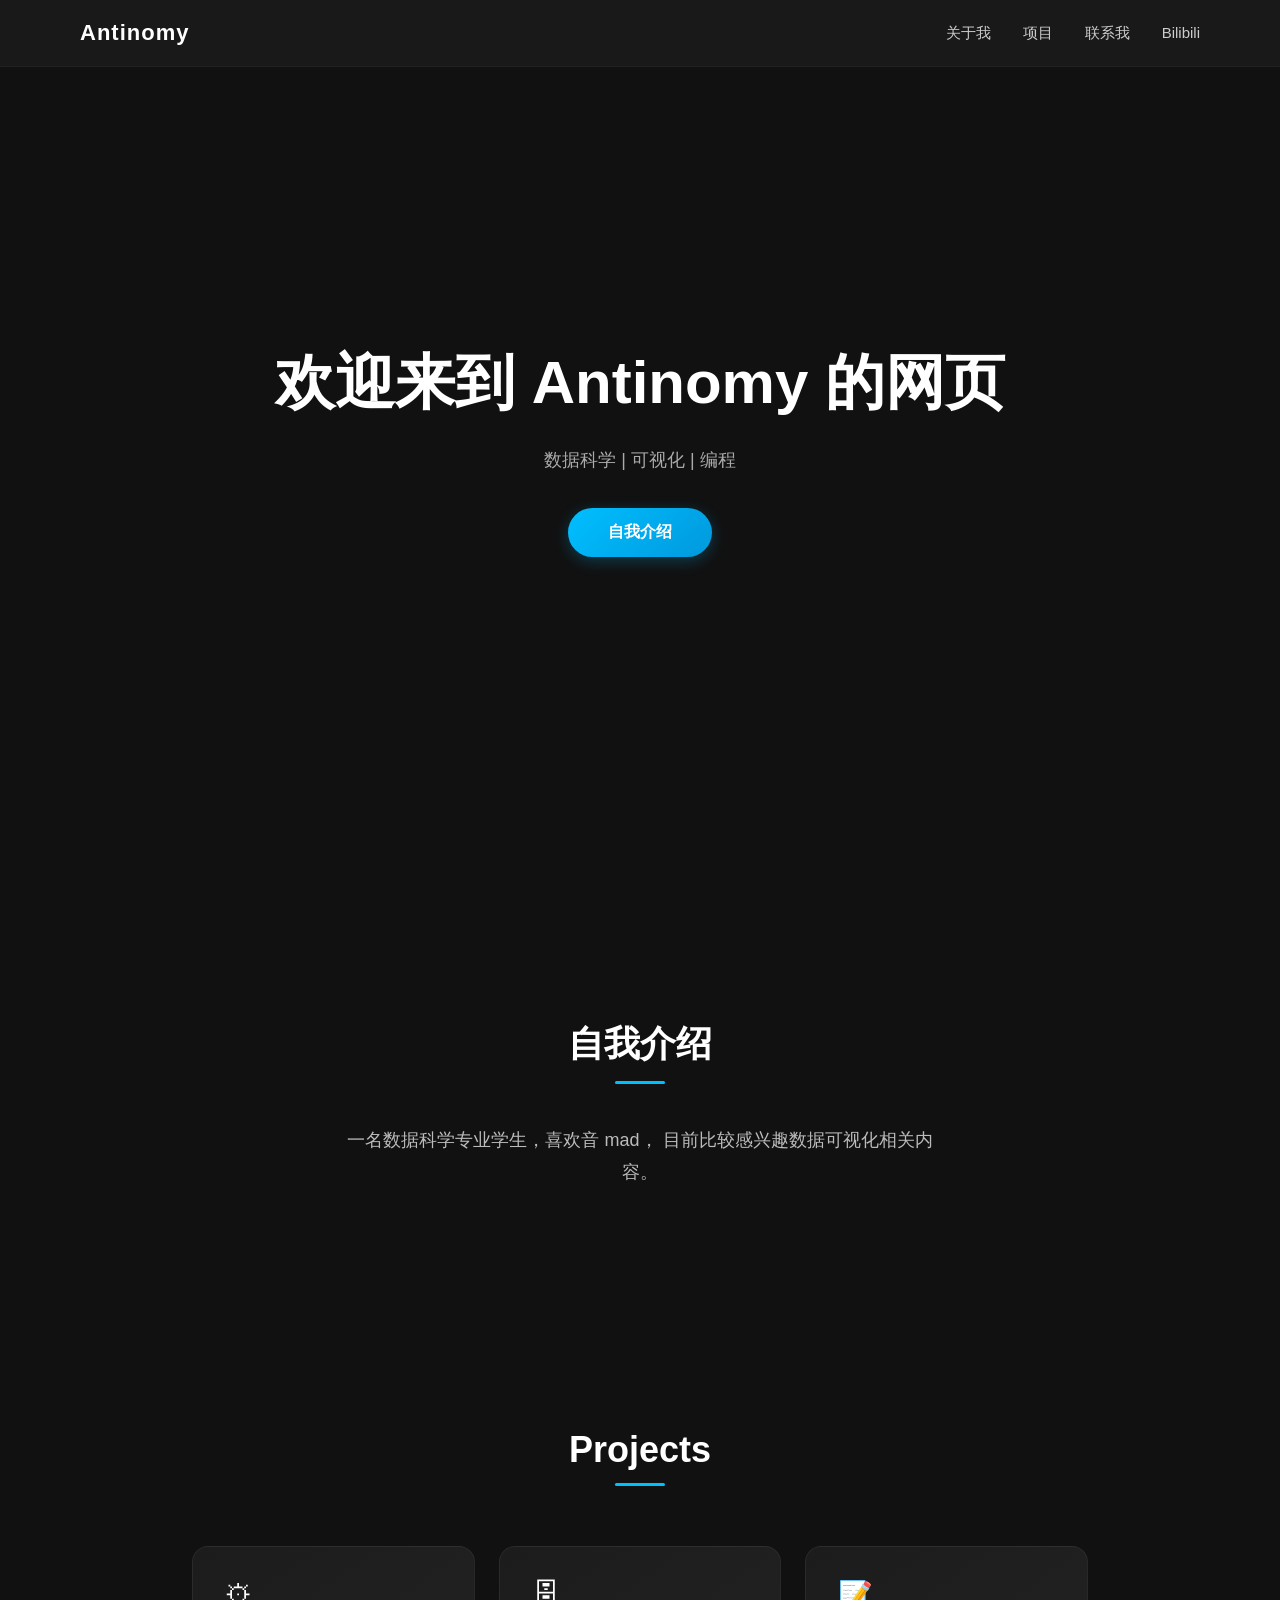
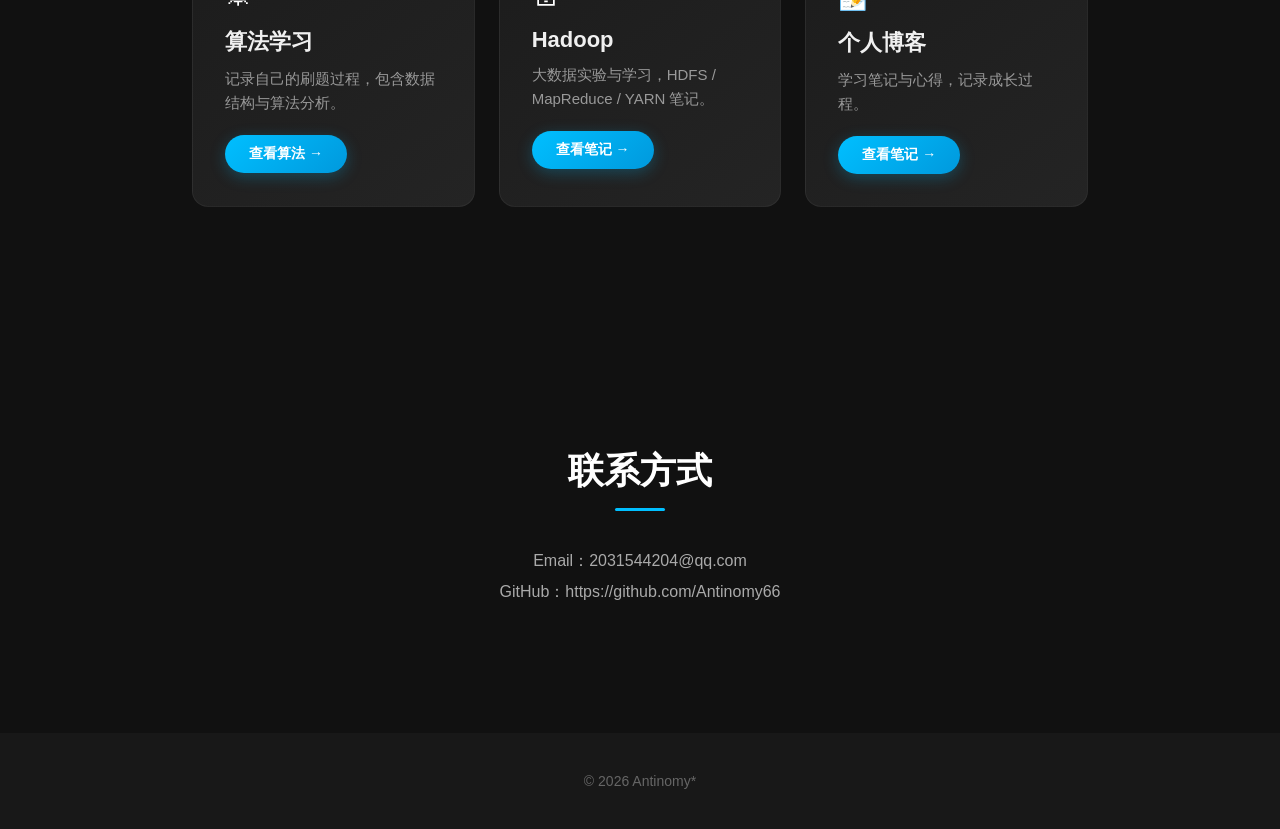
<file: index.html>
﻿<!DOCTYPE html>
<html lang="zh-CN">

<head>
    <meta charset="UTF-8">
    <meta name="viewport" content="width=device-width, initial-scale=1.0">
    <title>Antinomy</title>
    <link rel="stylesheet" href="css/style.css">
</head>

<body>

    <!-- 导航栏 -->
    <nav>
        <h2>Antinomy</h2>
        <ul>
            <li><a href="#about" title="跳转到自我介绍区域">关于我</a></li>
            <li><a href="#projects" title="跳转到项目展示区域">项目</a></li>
            <li><a href="#contact" title="跳转到联系方式区域">联系我</a></li>
            <li>
                <a href="https://space.bilibili.com/1156401770"
                   target="_blank"
                   title="在 Bilibili 上关注我">
                    Bilibili
                </a>
            </li>
        </ul>
    </nav>

    <!-- 首页 -->
    <section class="hero">
        <h1>欢迎来到 Antinomy 的网页</h1>
        <p id="typing"></p>
        <a href="#about" class="btn" title="了解更多关于我的信息">
            自我介绍
        </a>
    </section>

    <!-- 自我介绍 -->
    <section id="about">
        <h2>自我介绍</h2>
        <p>
            一名数据科学专业学生，喜欢音 mad，
            目前比较感兴趣数据可视化相关内容。
        </p>
    </section>

    <!-- 项目 -->
    <section id="projects">
        <h2>Projects</h2>
        <div class="cards-grid">

            <div class="card">
                <span class="card-icon">&#x2699;</span>
                <h3>算法学习</h3>
                <p>记录自己的刷题过程，包含数据结构与算法分析。</p>
                <a class="btn" href="algorithm/index.html" title="查看所有算法学习笔记">
                    查看算法 &rarr;
                </a>
            </div>

            <div class="card">
                <span class="card-icon">&#x1F5C4;</span>
                <h3>Hadoop</h3>
                <p>大数据实验与学习，HDFS / MapReduce / YARN 笔记。</p>
                <a class="btn" href="hadoop/index.html" title="查看所有 Hadoop 笔记">
                    查看笔记 &rarr;
                </a>
            </div>

            <div class="card">
                <span class="card-icon">&#x1F4DD;</span>
                <h3>个人博客</h3>
                <p>学习笔记与心得，记录成长过程。</p>
                <a class="btn" href="blog/index.html" title="查看所有博客文章">
                    查看笔记 &rarr;
                </a>
            </div>

        </div>
    </section>

    <!-- 联系方式 -->
    <section id="contact">
        <h2>联系方式</h2>
        <p>Email：2031544204@qq.com</p>
        <p>GitHub：https://github.com/Antinomy66</p>
    </section>

    <footer>
        &copy; 2026 Antinomy*
    </footer>

    <script src="js/script.js"></script>

</body>

</html>
</file>
<file: css/style.css>
﻿*{margin:0;padding:0;box-sizing:border-box;scroll-behavior:smooth}
body{background:#111;color:#fff;font-family:"PingFang SC","Microsoft YaHei","Helvetica Neue",Helvetica,Arial,sans-serif}
nav{display:flex;justify-content:space-between;align-items:center;padding:20px 80px;position:fixed;width:100%;background:rgba(27,27,27,0.92);backdrop-filter:blur(10px);-webkit-backdrop-filter:blur(10px);z-index:100;border-bottom:1px solid rgba(255,255,255,0.04)}
nav h2{font-size:22px;font-weight:700;letter-spacing:1px;color:#fff}
nav ul{display:flex;list-style:none;align-items:center}
nav li{margin-left:32px}
nav a{color:#ccc;text-decoration:none;font-size:15px;font-weight:500;position:relative;transition:color .3s;padding:4px 0}
nav a::after{content:"";position:absolute;left:0;bottom:-2px;width:0;height:2px;background:#00bfff;transition:width .3s;border-radius:1px}
nav a:hover{color:#fff}
nav a:hover::after{width:100%}
.hero{height:100vh;display:flex;flex-direction:column;justify-content:center;align-items:center;text-align:center}
.hero h1{font-size:60px;font-weight:700;color:#fff}
.hero p{margin:24px 0 36px;color:#aaa;font-size:18px}
.hero .btn{font-size:16px;padding:14px 40px}
.btn{display:inline-block;background:linear-gradient(135deg,#00bfff,#09d);color:#fff;padding:12px 32px;border-radius:25px;text-decoration:none;font-weight:600;font-size:15px;transition:all .3s;box-shadow:0 4px 15px rgba(0,191,255,0.25);border:none;cursor:pointer}
.btn:hover{transform:translateY(-2px);box-shadow:0 6px 25px rgba(0,191,255,0.4);background:linear-gradient(135deg,#3cf,#00bfff)}
.btn:active{transform:translateY(0);box-shadow:0 2px 10px rgba(0,191,255,0.2)}
section{padding:120px 15%}
section h2{font-size:36px;font-weight:700;margin-bottom:40px;text-align:center;position:relative;display:inline-block;left:50%;transform:translateX(-50%)}
section h2::after{content:"";display:block;width:50px;height:3px;background:#00bfff;border-radius:2px;margin:12px auto 0}
#about p{text-align:center;font-size:18px;line-height:1.8;color:#bbb;max-width:600px;margin:0 auto}
#projects{padding:120px 15%}
.cards-grid{display:grid;grid-template-columns:repeat(auto-fit,minmax(280px,1fr));gap:24px;margin-top:20px}
.card{background:linear-gradient(145deg,#1c1c1c,#242424);border:1px solid rgba(255,255,255,0.05);border-radius:16px;padding:32px;position:relative;overflow:hidden;transition:all .35s cubic-bezier(0.25,0.46,0.45,0.94)}
.card::before{content:"";position:absolute;top:0;left:0;width:100%;height:3px;opacity:0;transition:opacity .35s}
.card:hover{transform:translateY(-6px);box-shadow:0 12px 40px rgba(0,0,0,0.4)}
.card:hover::before{opacity:1}
.card-icon{font-size:28px;margin-bottom:16px;display:block}
.card h3{font-size:22px;font-weight:700;color:#f0f0f0;margin-bottom:10px}
.card p{font-size:15px;color:#999;line-height:1.6;margin-bottom:20px;min-height:3em}
.card .btn{font-size:14px;padding:10px 24px}
.card:nth-child(1)::before{background:#00bfff}
.card:nth-child(2)::before{background:#f39c12}
.card:nth-child(3)::before{background:#2ecc71}
.card:nth-child(1):hover{border-color:rgba(0,191,255,0.25)}
.card:nth-child(2):hover{border-color:rgba(243,156,18,0.25)}
.card:nth-child(3):hover{border-color:rgba(46,204,113,0.25)}
#contact p{text-align:center;font-size:16px;color:#aaa;margin-bottom:10px}
#contact a{color:#00bfff;text-decoration:none;transition:color .3s}
#contact a:hover{color:#66d9ff}
footer{text-align:center;padding:40px;background:#181818;color:#666;font-size:14px}




/* note system */
.page-header{padding:100px 15% 40px;text-align:center}
.page-header h1{font-size:42px;margin-bottom:12px}
.page-header .back-link{display:inline-block;margin-top:16px;color:#888;text-decoration:none;transition:color .3s}
.page-header .back-link:hover{color:#00bfff}
.notes-section{padding:0 15% 80px;min-height:300px}
.note-list{display:grid;gap:16px}
.note-card{background:#1e1e1e;border:1px solid #2a2a2a;border-radius:8px;padding:24px;cursor:pointer;transition:all .25s}
.note-card:hover{background:#252525;border-color:#00bfff;transform:translateX(4px)}
.note-title{font-size:20px;font-weight:600;color:#e0e0e0;margin-bottom:8px}
.note-desc{font-size:14px;color:#999;line-height:1.6;margin-bottom:12px}
.note-meta{font-size:13px;color:#666}
.empty-state{text-align:center;color:#666;padding:60px 20px;font-size:16px;line-height:2}
.empty-state code{background:#222;padding:2px 8px;border-radius:4px;color:#e6a56d;font-size:14px}
.reader-overlay{display:none;position:fixed;top:0;left:0;width:100%;height:100%;background:rgba(0,0,0,0.85);z-index:1000;justify-content:center;align-items:flex-start;overflow-y:auto;padding:40px 20px;-webkit-backdrop-filter:blur(4px);backdrop-filter:blur(4px)}
.reader-overlay.active{display:flex}
.reader-content{background:#1a1a1a;border:1px solid #333;border-radius:12px;max-width:800px;width:100%;padding:40px;position:relative;animation:readerIn .3s}
@keyframes readerIn{from{opacity:0;transform:translateY(20px) scale(0.97)}to{opacity:1;transform:translateY(0) scale(1)}}
.reader-header{position:relative;padding-bottom:20px;margin-bottom:24px;border-bottom:1px solid #333}
.reader-title{font-size:32px;font-weight:700;color:#f0f0f0;margin-bottom:8px;padding-right:40px}
.reader-date{font-size:14px;color:#666}
.reader-close{position:absolute;top:0;right:0;background:none;border:1px solid #444;color:#999;width:36px;height:36px;border-radius:50%;font-size:16px;cursor:pointer;display:flex;align-items:center;justify-content:center;transition:all .2s}
.reader-close:hover{background:#333;color:#fff;border-color:#666}
.reader-body{font-size:16px;line-height:1.8;color:#d0d0d0}
.reader-body h1,.reader-body h2,.reader-body h3,.reader-body h4{color:#f0f0f0;margin-top:1.5em;margin-bottom:.6em;font-weight:600}
.reader-body h1{font-size:28px}
.reader-body h2{font-size:24px;border-bottom:1px solid #333;padding-bottom:8px}
.reader-body h3{font-size:20px}
.reader-body h4{font-size:18px}
.reader-body p{margin-bottom:1em}
.reader-body a{color:#00bfff;text-decoration:none}
.reader-body a:hover{text-decoration:underline}
.reader-body ul,.reader-body ol{margin:1em 0;padding-left:24px}
.reader-body li{margin-bottom:.4em}
.reader-body code{background:#2d2d2d;padding:2px 8px;border-radius:4px;font-size:14px;font-family:"Fira Code",Consolas,monospace;color:#e6a56d}
.reader-body pre{background:#111;border:1px solid #333;border-radius:8px;padding:20px;overflow-x:auto;margin:1em 0}
.reader-body pre code{background:none;padding:0;color:#d4d4d4;font-size:14px;line-height:1.6}
.reader-body blockquote{border-left:4px solid #00bfff;padding-left:16px;margin:1em 0;color:#999;font-style:italic}
.reader-body img{max-width:100%;border-radius:8px;margin:1em 0}
.reader-body table{width:100%;border-collapse:collapse;margin:1em 0}
.reader-body th,.reader-body td{border:1px solid #333;padding:10px 14px;text-align:left}
.reader-body th{background:#252525;font-weight:600;color:#e0e0e0}
.reader-body hr{border:none;border-top:1px solid #333;margin:2em 0}
.reader-loading{text-align:center;padding:60px;font-size:18px;color:#888}
.reader-error{text-align:center;padding:60px;font-size:18px;color:#ff6b6b}
@media(max-width:768px){
nav{padding:16px 20px;flex-direction:column;gap:10px}
nav ul{flex-wrap:wrap;justify-content:center}
nav li{margin:0 12px}
section{padding:80px 20px}
.hero h1{font-size:32px}
section h2{font-size:28px}
.cards-grid{grid-template-columns:1fr}
.card{padding:24px}
.page-header{padding:80px 20px 30px}
.page-header h1{font-size:28px}
.notes-section{padding:0 20px 60px}
.note-card{padding:18px}
.reader-content{padding:24px}
.reader-title{font-size:24px}
.reader-body{font-size:15px}
}
</file>
